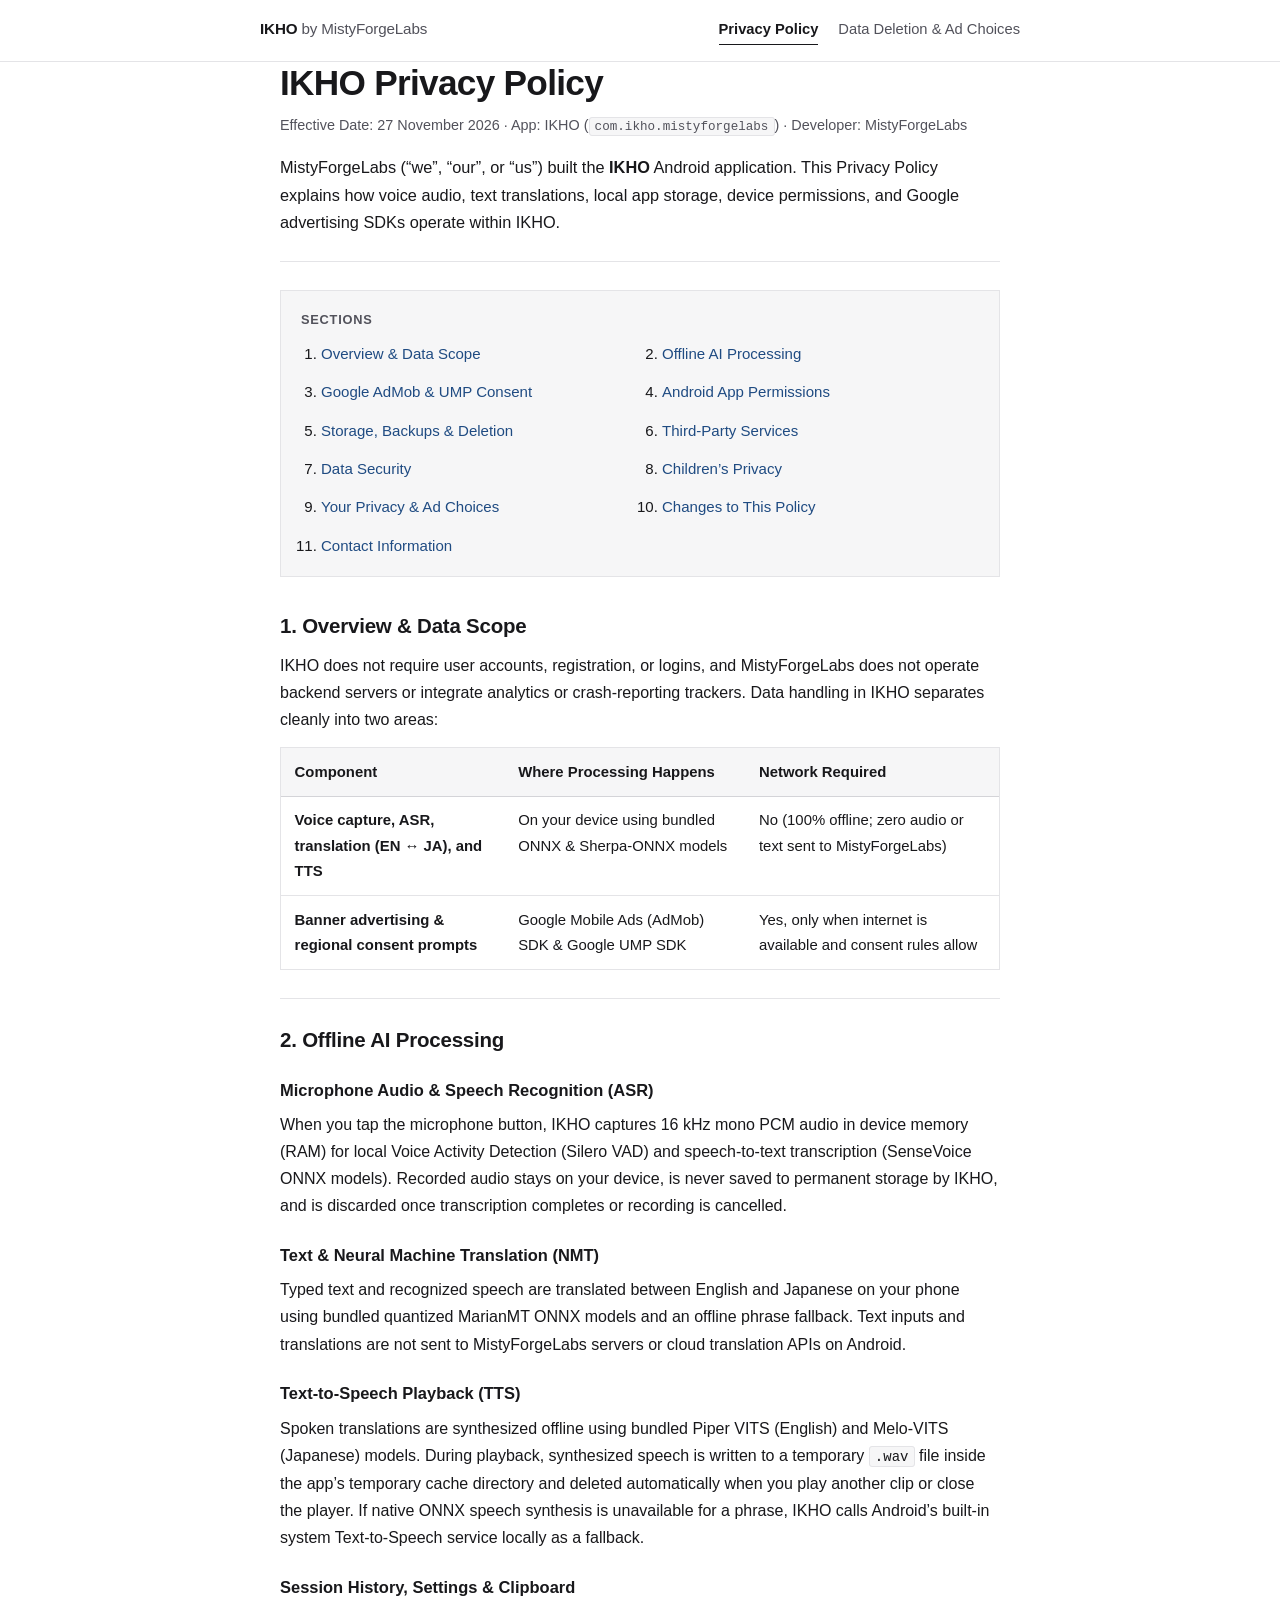
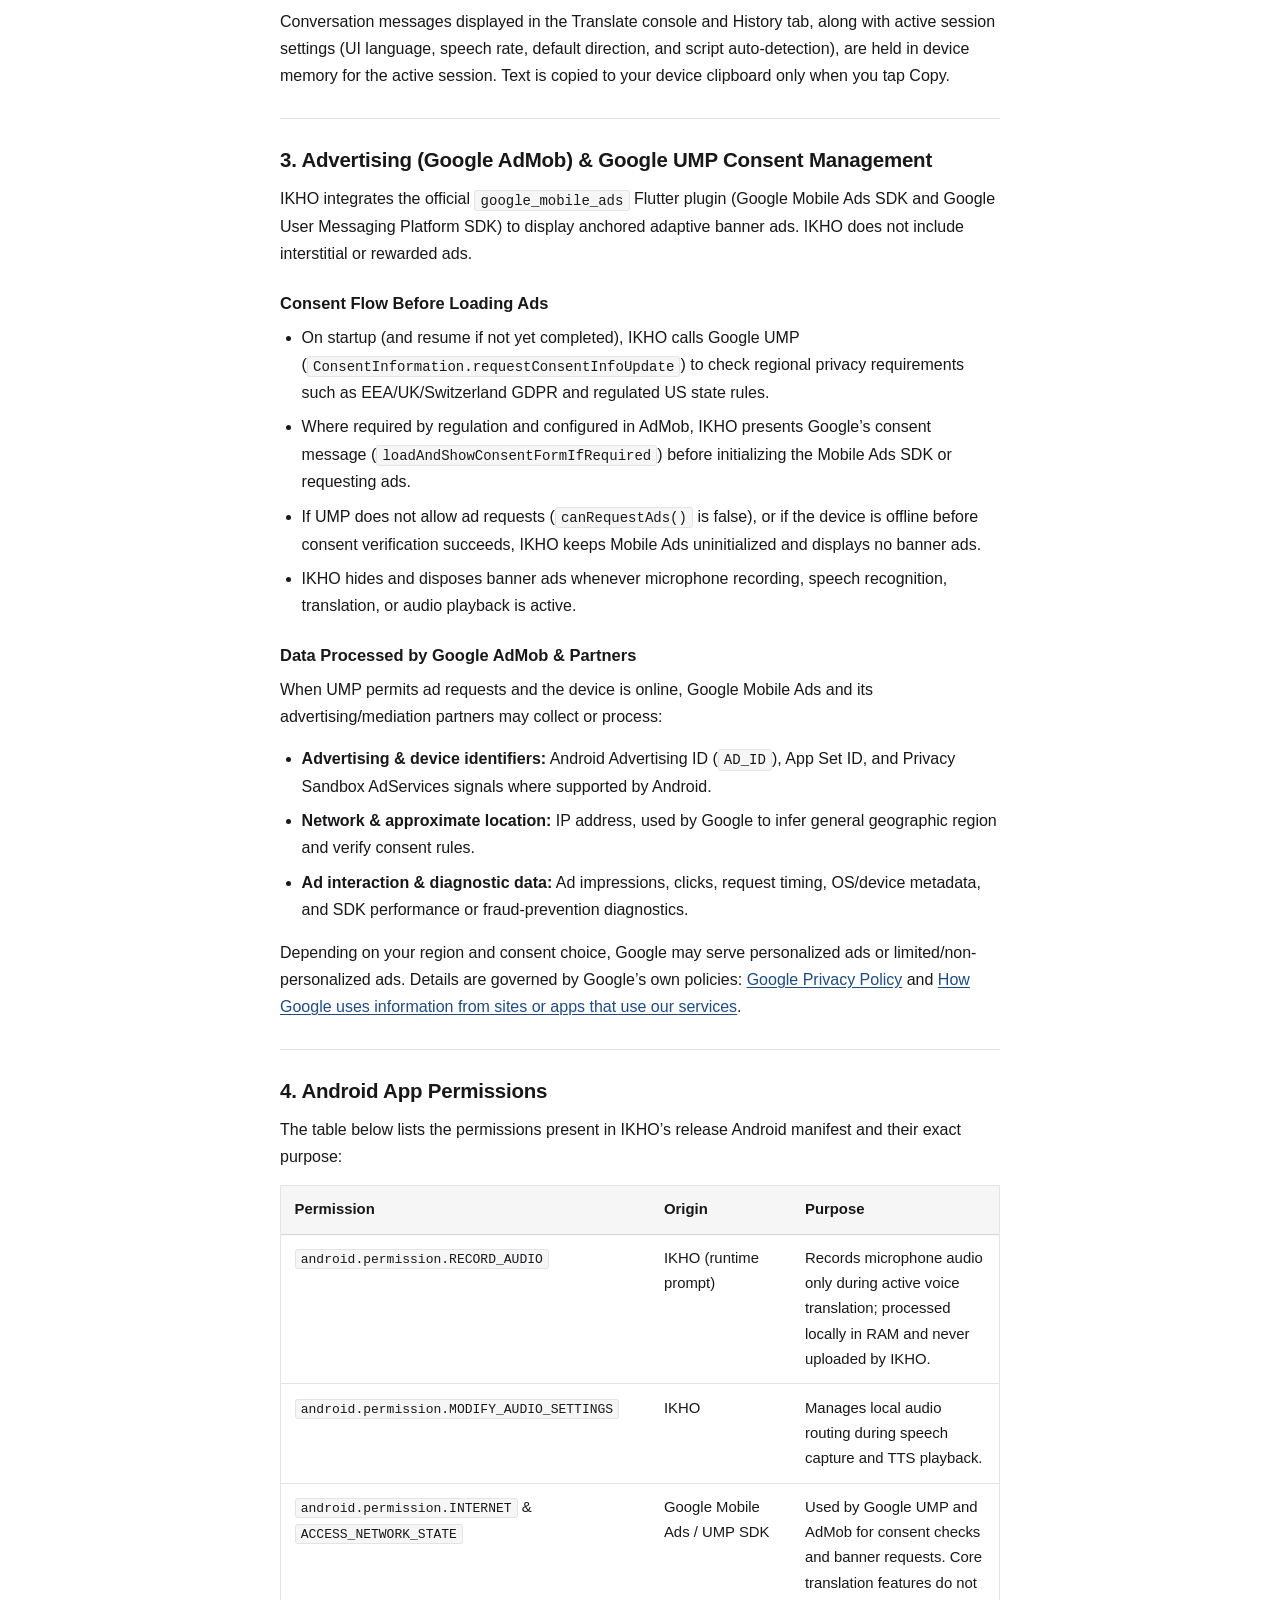
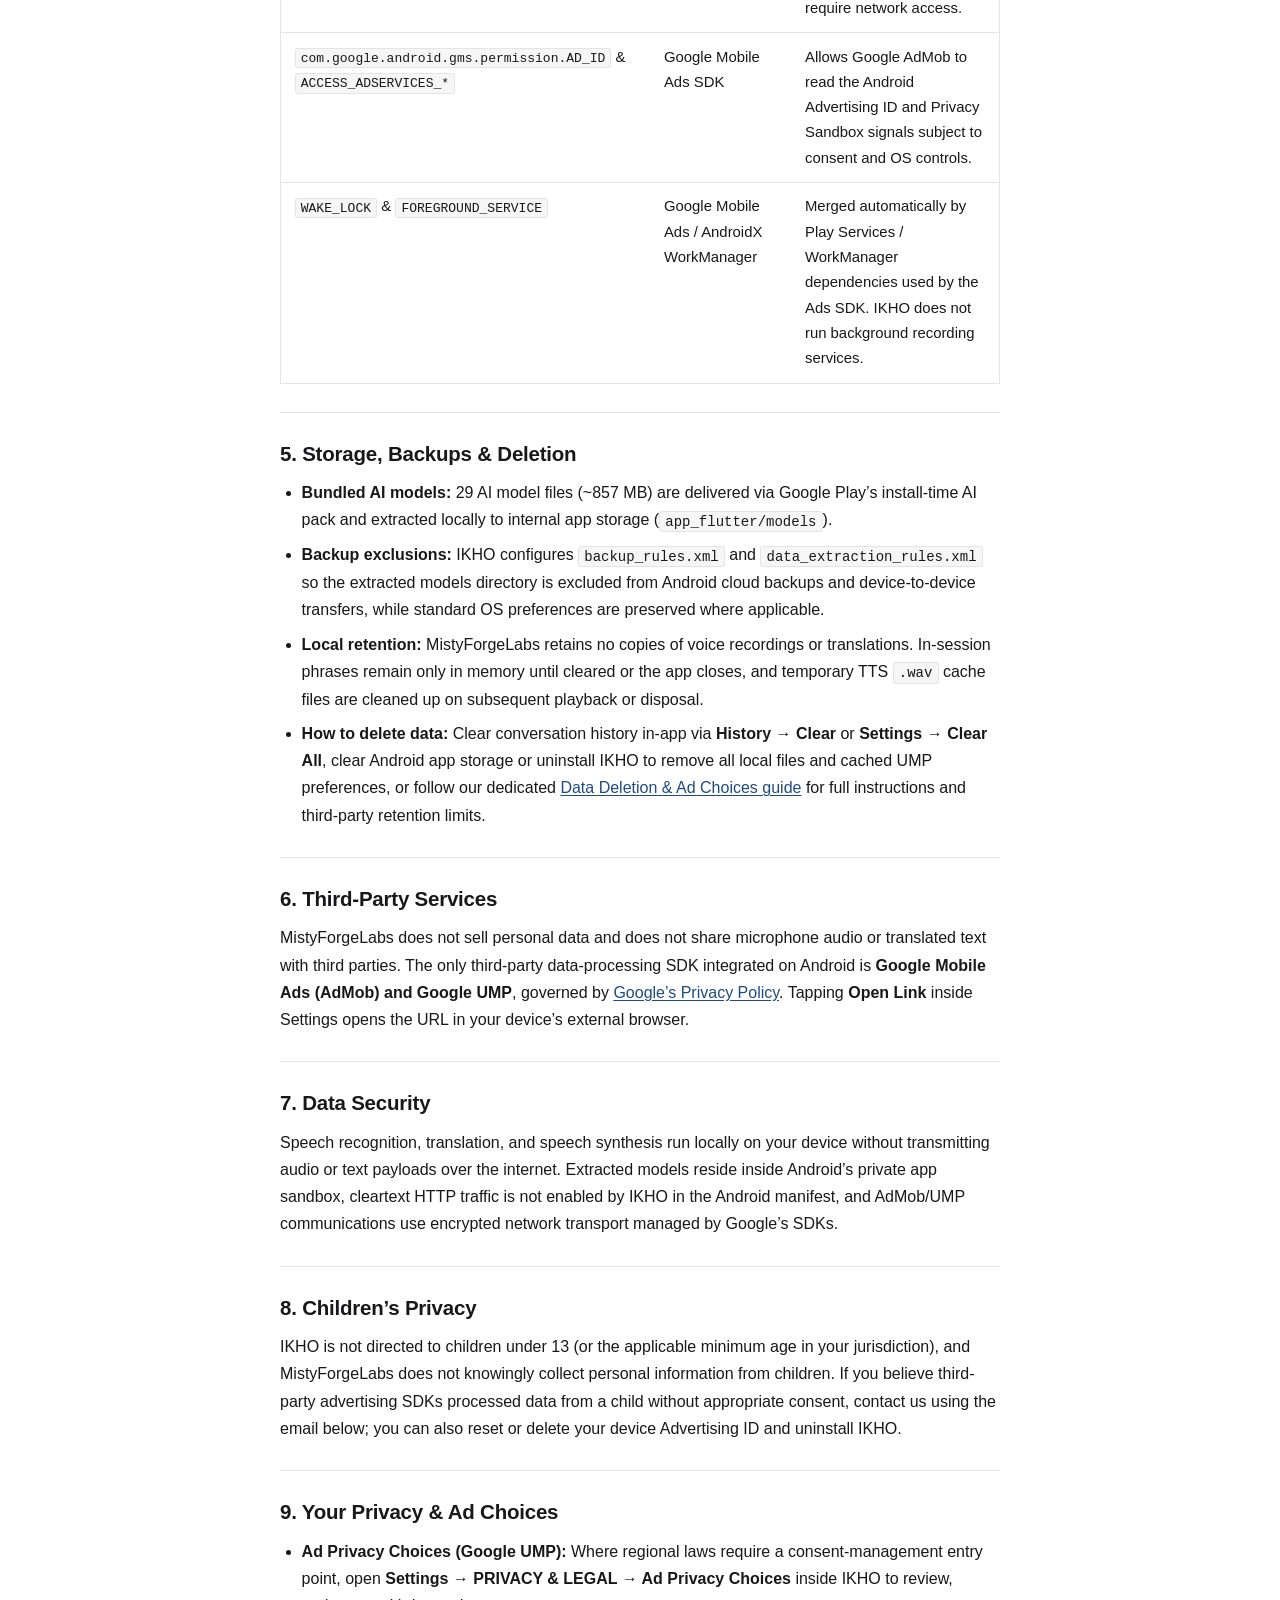
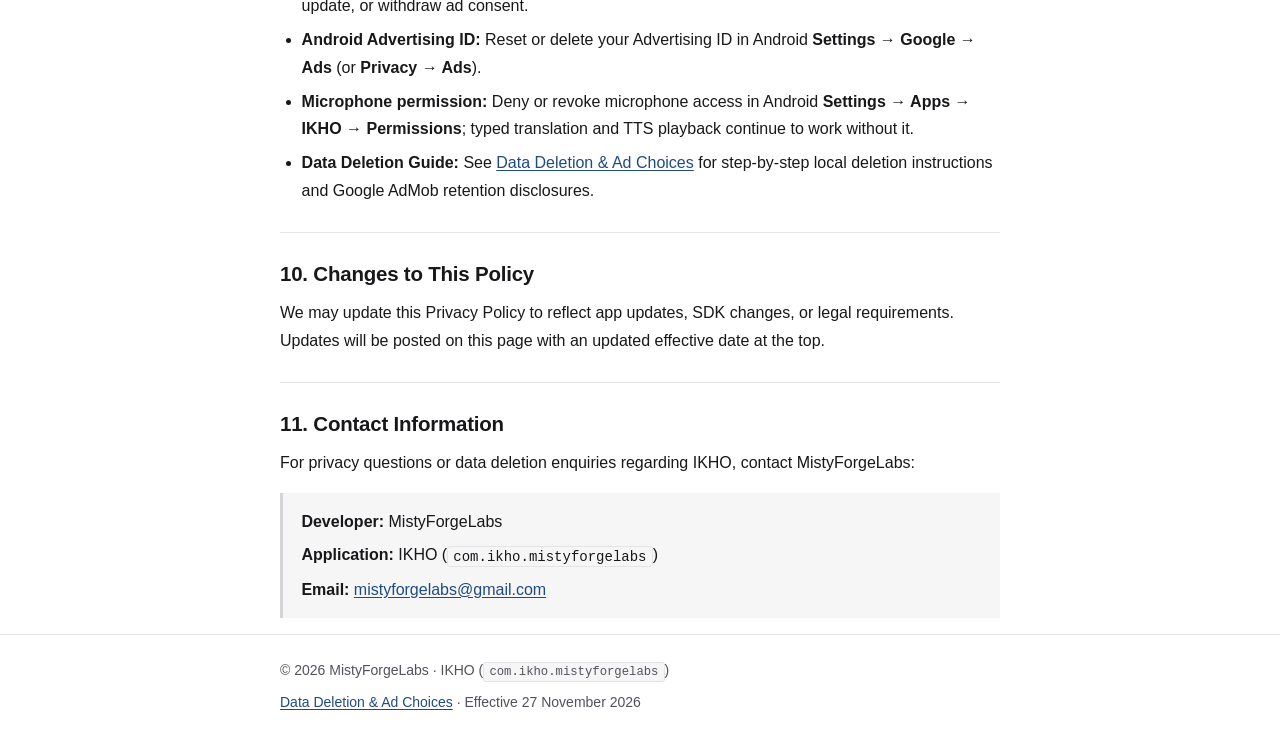
<file: index.html>
<!DOCTYPE html>
<html lang="en">

<head>
  <meta charset="UTF-8" />
  <meta name="viewport" content="width=device-width, initial-scale=1.0" />
  <meta name="description"
    content="Privacy Policy for IKHO (com.ikho.mistyforgelabs) by MistyForgeLabs — detailing on-device offline speech translation, Android permissions, Google AdMob advertising, and Google UMP consent management." />
  <title>Privacy Policy — IKHO by MistyForgeLabs</title>
  <link rel="stylesheet" href="styles.css" />
</head>

<body>
  <a class="skip-link" href="#main-content">Skip to content</a>

  <header class="top-bar">
    <div class="wrap top-bar-inner">
      <a class="site-id" href="index.html">IKHO <span>by MistyForgeLabs</span></a>
      <nav class="top-nav" aria-label="Legal pages">
        <a href="index.html" aria-current="page">Privacy Policy</a>
        <a href="data-deletion.html">Data Deletion &amp; Ad Choices</a>
      </nav>
    </div>
  </header>

  <main id="main-content" class="wrap">
    <header class="doc-header">
      <h1>IKHO Privacy Policy</h1>
      <p class="doc-meta">
        Effective Date: 27 November 2026 &middot; App: IKHO (<code>com.ikho.mistyforgelabs</code>) &middot; Developer: MistyForgeLabs
      </p>
      <p class="doc-intro">
        MistyForgeLabs (&ldquo;we&rdquo;, &ldquo;our&rdquo;, or &ldquo;us&rdquo;) built the <strong>IKHO</strong>
        Android application. This Privacy Policy explains how voice audio, text translations, local app storage,
        device permissions, and Google advertising SDKs operate within IKHO.
      </p>
    </header>

    <nav class="doc-index" aria-label="Table of contents">
      <p class="doc-index-title">Sections</p>
      <ol>
        <li><a href="#overview">Overview &amp; Data Scope</a></li>
        <li><a href="#offline-processing">Offline AI Processing</a></li>
        <li><a href="#advertising-ump">Google AdMob &amp; UMP Consent</a></li>
        <li><a href="#permissions">Android App Permissions</a></li>
        <li><a href="#retention-deletion">Storage, Backups &amp; Deletion</a></li>
        <li><a href="#third-parties">Third-Party Services</a></li>
        <li><a href="#security">Data Security</a></li>
        <li><a href="#children">Children&rsquo;s Privacy</a></li>
        <li><a href="#choices">Your Privacy &amp; Ad Choices</a></li>
        <li><a href="#changes">Changes to This Policy</a></li>
        <li><a href="#contact">Contact Information</a></li>
      </ol>
    </nav>

    <section id="overview">
      <h2>1. Overview &amp; Data Scope</h2>
      <p>
        IKHO does not require user accounts, registration, or logins, and MistyForgeLabs does not operate backend
        servers or integrate analytics or crash-reporting trackers. Data handling in IKHO separates cleanly into
        two areas:
      </p>
      <div class="table-wrap">
        <table>
          <thead>
            <tr>
              <th>Component</th>
              <th>Where Processing Happens</th>
              <th>Network Required</th>
            </tr>
          </thead>
          <tbody>
            <tr>
              <td><strong>Voice capture, ASR, translation (EN &harr; JA), and TTS</strong></td>
              <td>On your device using bundled ONNX &amp; Sherpa-ONNX models</td>
              <td>No (100% offline; zero audio or text sent to MistyForgeLabs)</td>
            </tr>
            <tr>
              <td><strong>Banner advertising &amp; regional consent prompts</strong></td>
              <td>Google Mobile Ads (AdMob) SDK &amp; Google UMP SDK</td>
              <td>Yes, only when internet is available and consent rules allow</td>
            </tr>
          </tbody>
        </table>
      </div>
    </section>

    <section id="offline-processing">
      <h2>2. Offline AI Processing</h2>

      <h3>Microphone Audio &amp; Speech Recognition (ASR)</h3>
      <p>
        When you tap the microphone button, IKHO captures 16&nbsp;kHz mono PCM audio in device memory (RAM) for
        local Voice Activity Detection (Silero VAD) and speech-to-text transcription (SenseVoice ONNX models).
        Recorded audio stays on your device, is never saved to permanent storage by IKHO, and is discarded once
        transcription completes or recording is cancelled.
      </p>

      <h3>Text &amp; Neural Machine Translation (NMT)</h3>
      <p>
        Typed text and recognized speech are translated between English and Japanese on your phone using bundled
        quantized MarianMT ONNX models and an offline phrase fallback. Text inputs and translations are not sent to
        MistyForgeLabs servers or cloud translation APIs on Android.
      </p>

      <h3>Text-to-Speech Playback (TTS)</h3>
      <p>
        Spoken translations are synthesized offline using bundled Piper VITS (English) and Melo-VITS (Japanese)
        models. During playback, synthesized speech is written to a temporary <code>.wav</code> file inside the
        app&rsquo;s temporary cache directory and deleted automatically when you play another clip or close the
        player. If native ONNX speech synthesis is unavailable for a phrase, IKHO calls Android&rsquo;s built-in
        system Text-to-Speech service locally as a fallback.
      </p>

      <h3>Session History, Settings &amp; Clipboard</h3>
      <p>
        Conversation messages displayed in the Translate console and History tab, along with active session
        settings (UI language, speech rate, default direction, and script auto-detection), are held in device
        memory for the active session. Text is copied to your device clipboard only when you tap Copy.
      </p>
    </section>

    <section id="advertising-ump">
      <h2>3. Advertising (Google AdMob) &amp; Google UMP Consent Management</h2>
      <p>
        IKHO integrates the official <code>google_mobile_ads</code> Flutter plugin (Google Mobile Ads SDK and
        Google User Messaging Platform SDK) to display anchored adaptive banner ads. IKHO does not include
        interstitial or rewarded ads.
      </p>

      <h3>Consent Flow Before Loading Ads</h3>
      <ul>
        <li>
          On startup (and resume if not yet completed), IKHO calls Google UMP
          (<code>ConsentInformation.requestConsentInfoUpdate</code>) to check regional privacy requirements such
          as EEA/UK/Switzerland GDPR and regulated US state rules.
        </li>
        <li>
          Where required by regulation and configured in AdMob, IKHO presents Google&rsquo;s consent message
          (<code>loadAndShowConsentFormIfRequired</code>) before initializing the Mobile Ads SDK or requesting ads.
        </li>
        <li>
          If UMP does not allow ad requests (<code>canRequestAds()</code> is false), or if the device is offline
          before consent verification succeeds, IKHO keeps Mobile Ads uninitialized and displays no banner ads.
        </li>
        <li>
          IKHO hides and disposes banner ads whenever microphone recording, speech recognition, translation, or
          audio playback is active.
        </li>
      </ul>

      <h3>Data Processed by Google AdMob &amp; Partners</h3>
      <p>
        When UMP permits ad requests and the device is online, Google Mobile Ads and its advertising/mediation
        partners may collect or process:
      </p>
      <ul>
        <li>
          <strong>Advertising &amp; device identifiers:</strong> Android Advertising ID (<code>AD_ID</code>), App Set
          ID, and Privacy Sandbox AdServices signals where supported by Android.
        </li>
        <li>
          <strong>Network &amp; approximate location:</strong> IP address, used by Google to infer general geographic
          region and verify consent rules.
        </li>
        <li>
          <strong>Ad interaction &amp; diagnostic data:</strong> Ad impressions, clicks, request timing, OS/device
          metadata, and SDK performance or fraud-prevention diagnostics.
        </li>
      </ul>
      <p>
        Depending on your region and consent choice, Google may serve personalized ads or limited/non-personalized
        ads. Details are governed by Google&rsquo;s own policies:
        <a href="https://policies.google.com/privacy" rel="noopener noreferrer" target="_blank">Google Privacy Policy</a>
        and
        <a href="https://policies.google.com/technologies/partner-sites" rel="noopener noreferrer" target="_blank">How Google uses information from sites or apps that use our services</a>.
      </p>
    </section>

    <section id="permissions">
      <h2>4. Android App Permissions</h2>
      <p>
        The table below lists the permissions present in IKHO&rsquo;s release Android manifest and their exact purpose:
      </p>
      <div class="table-wrap">
        <table>
          <thead>
            <tr>
              <th>Permission</th>
              <th>Origin</th>
              <th>Purpose</th>
            </tr>
          </thead>
          <tbody>
            <tr>
              <td><code>android.permission.RECORD_AUDIO</code></td>
              <td>IKHO (runtime prompt)</td>
              <td>Records microphone audio only during active voice translation; processed locally in RAM and never uploaded by IKHO.</td>
            </tr>
            <tr>
              <td><code>android.permission.MODIFY_AUDIO_SETTINGS</code></td>
              <td>IKHO</td>
              <td>Manages local audio routing during speech capture and TTS playback.</td>
            </tr>
            <tr>
              <td><code>android.permission.INTERNET</code> &amp; <code>ACCESS_NETWORK_STATE</code></td>
              <td>Google Mobile Ads / UMP SDK</td>
              <td>Used by Google UMP and AdMob for consent checks and banner requests. Core translation features do not require network access.</td>
            </tr>
            <tr>
              <td><code>com.google.android.gms.permission.AD_ID</code> &amp; <code>ACCESS_ADSERVICES_*</code></td>
              <td>Google Mobile Ads SDK</td>
              <td>Allows Google AdMob to read the Android Advertising ID and Privacy Sandbox signals subject to consent and OS controls.</td>
            </tr>
            <tr>
              <td><code>WAKE_LOCK</code> &amp; <code>FOREGROUND_SERVICE</code></td>
              <td>Google Mobile Ads / AndroidX WorkManager</td>
              <td>Merged automatically by Play Services / WorkManager dependencies used by the Ads SDK. IKHO does not run background recording services.</td>
            </tr>
          </tbody>
        </table>
      </div>
    </section>

    <section id="retention-deletion">
      <h2>5. Storage, Backups &amp; Deletion</h2>
      <ul>
        <li>
          <strong>Bundled AI models:</strong> 29 AI model files (~857&nbsp;MB) are delivered via Google Play&rsquo;s
          install-time AI pack and extracted locally to internal app storage (<code>app_flutter/models</code>).
        </li>
        <li>
          <strong>Backup exclusions:</strong> IKHO configures <code>backup_rules.xml</code> and
          <code>data_extraction_rules.xml</code> so the extracted models directory is excluded from Android cloud
          backups and device-to-device transfers, while standard OS preferences are preserved where applicable.
        </li>
        <li>
          <strong>Local retention:</strong> MistyForgeLabs retains no copies of voice recordings or translations.
          In-session phrases remain only in memory until cleared or the app closes, and temporary TTS
          <code>.wav</code> cache files are cleaned up on subsequent playback or disposal.
        </li>
        <li>
          <strong>How to delete data:</strong> Clear conversation history in-app via <strong>History &rarr; Clear</strong>
          or <strong>Settings &rarr; Clear All</strong>, clear Android app storage or uninstall IKHO to remove all
          local files and cached UMP preferences, or follow our dedicated
          <a href="data-deletion.html">Data Deletion &amp; Ad Choices guide</a> for full instructions and third-party
          retention limits.
        </li>
      </ul>
    </section>

    <section id="third-parties">
      <h2>6. Third-Party Services</h2>
      <p>
        MistyForgeLabs does not sell personal data and does not share microphone audio or translated text with third
        parties. The only third-party data-processing SDK integrated on Android is <strong>Google Mobile Ads (AdMob)
        and Google UMP</strong>, governed by
        <a href="https://policies.google.com/privacy" rel="noopener noreferrer" target="_blank">Google&rsquo;s Privacy Policy</a>.
        Tapping <strong>Open Link</strong> inside Settings opens the URL in your device&rsquo;s external browser.
      </p>
    </section>

    <section id="security">
      <h2>7. Data Security</h2>
      <p>
        Speech recognition, translation, and speech synthesis run locally on your device without transmitting audio
        or text payloads over the internet. Extracted models reside inside Android&rsquo;s private app sandbox,
        cleartext HTTP traffic is not enabled by IKHO in the Android manifest, and AdMob/UMP communications use
        encrypted network transport managed by Google&rsquo;s SDKs.
      </p>
    </section>

    <section id="children">
      <h2>8. Children&rsquo;s Privacy</h2>
      <p>
        IKHO is not directed to children under 13 (or the applicable minimum age in your jurisdiction), and
        MistyForgeLabs does not knowingly collect personal information from children. If you believe third-party
        advertising SDKs processed data from a child without appropriate consent, contact us using the email below;
        you can also reset or delete your device Advertising ID and uninstall IKHO.
      </p>
    </section>

    <section id="choices">
      <h2>9. Your Privacy &amp; Ad Choices</h2>
      <ul>
        <li>
          <strong>Ad Privacy Choices (Google UMP):</strong> Where regional laws require a consent-management entry
          point, open <strong>Settings &rarr; PRIVACY &amp; LEGAL &rarr; Ad Privacy Choices</strong> inside IKHO to
          review, update, or withdraw ad consent.
        </li>
        <li>
          <strong>Android Advertising ID:</strong> Reset or delete your Advertising ID in Android
          <strong>Settings &rarr; Google &rarr; Ads</strong> (or <strong>Privacy &rarr; Ads</strong>).
        </li>
        <li>
          <strong>Microphone permission:</strong> Deny or revoke microphone access in Android
          <strong>Settings &rarr; Apps &rarr; IKHO &rarr; Permissions</strong>; typed translation and TTS playback
          continue to work without it.
        </li>
        <li>
          <strong>Data Deletion Guide:</strong> See <a href="data-deletion.html">Data Deletion &amp; Ad Choices</a>
          for step-by-step local deletion instructions and Google AdMob retention disclosures.
        </li>
      </ul>
    </section>

    <section id="changes">
      <h2>10. Changes to This Policy</h2>
      <p>
        We may update this Privacy Policy to reflect app updates, SDK changes, or legal requirements. Updates will be
        posted on this page with an updated effective date at the top.
      </p>
    </section>

    <section id="contact">
      <h2>11. Contact Information</h2>
      <p>For privacy questions or data deletion enquiries regarding IKHO, contact MistyForgeLabs:</p>
      <div class="note-block">
        <p><strong>Developer:</strong> MistyForgeLabs</p>
        <p><strong>Application:</strong> IKHO (<code>com.ikho.mistyforgelabs</code>)</p>
        <p><strong>Email:</strong> <a href="mailto:mistyforgelabs@gmail.com">mistyforgelabs@gmail.com</a></p>
      </div>
    </section>
  </main>

  <footer class="site-footer">
    <div class="wrap footer-inner">
      <p>&copy; 2026 MistyForgeLabs &middot; IKHO (<code>com.ikho.mistyforgelabs</code>)</p>
      <p><a href="data-deletion.html">Data Deletion &amp; Ad Choices</a> &middot; Effective 27 November 2026</p>
    </div>
  </footer>
</body>

</html>
</file>
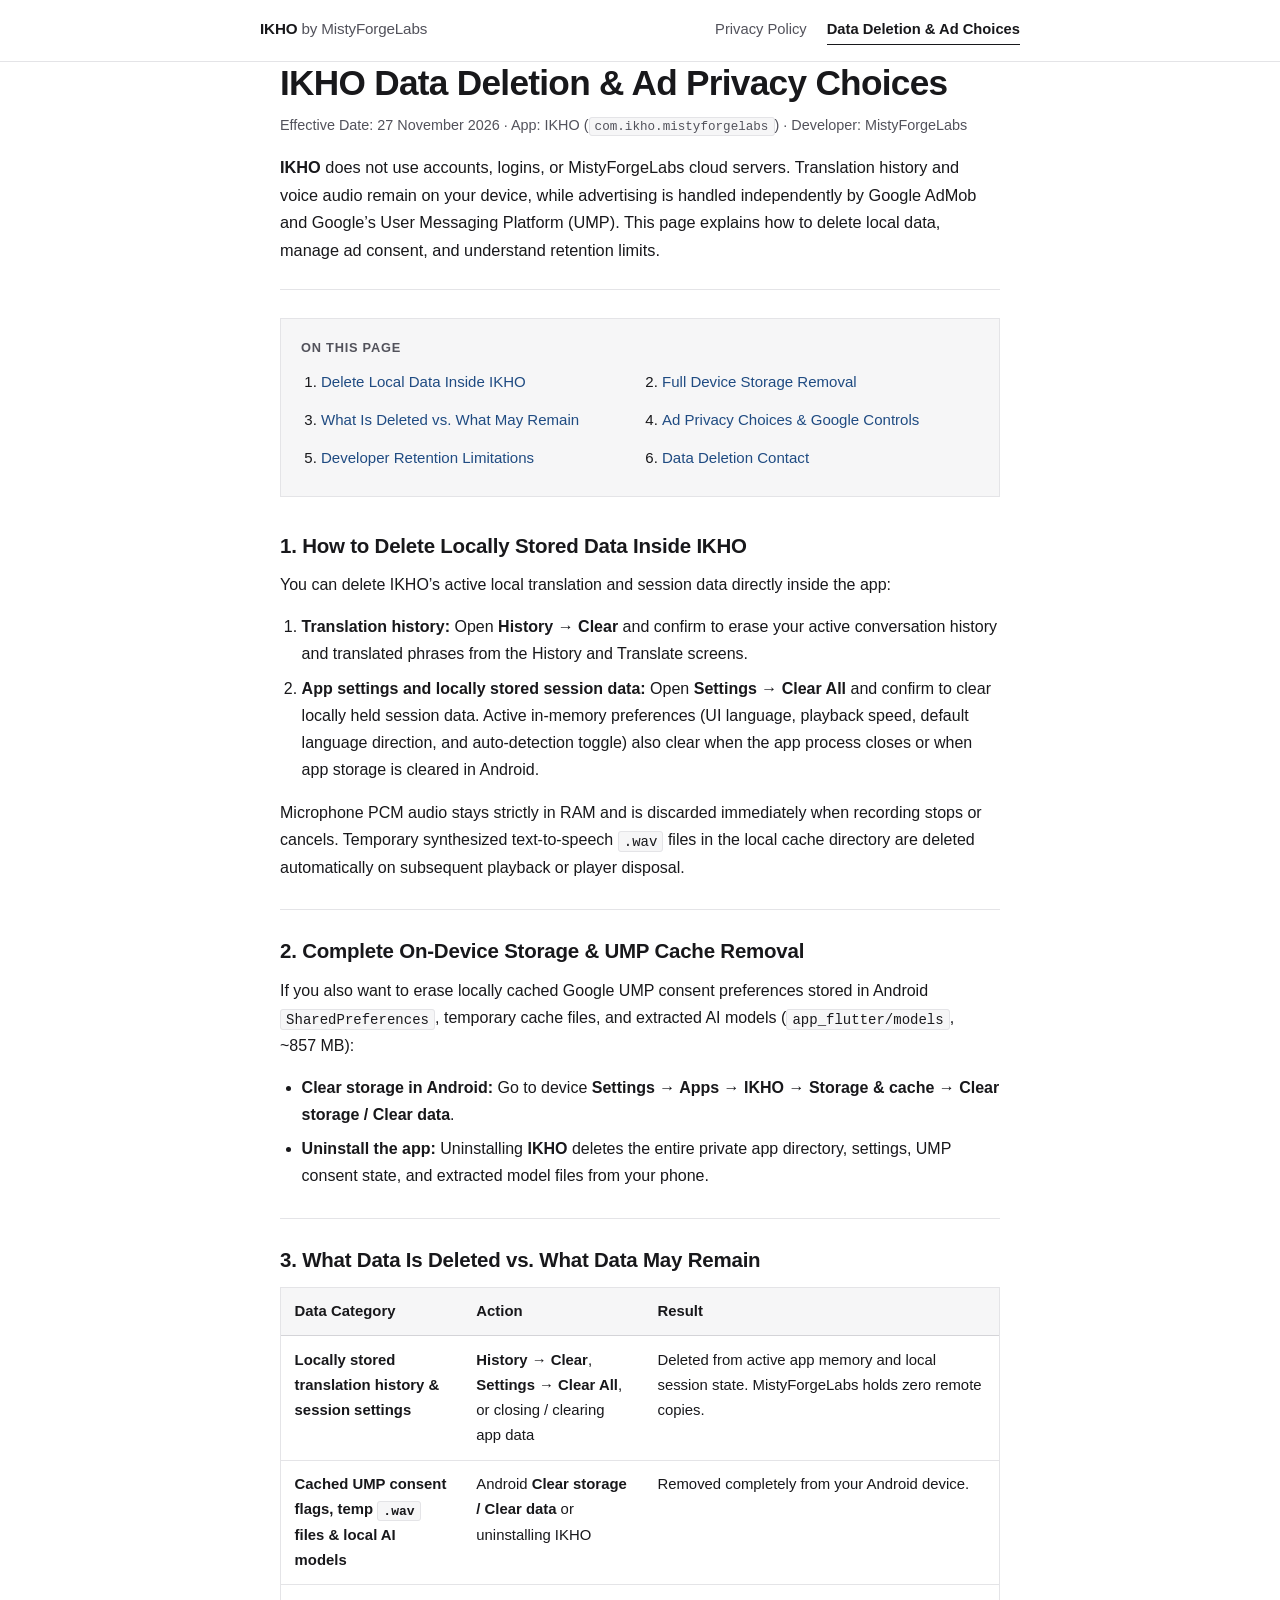
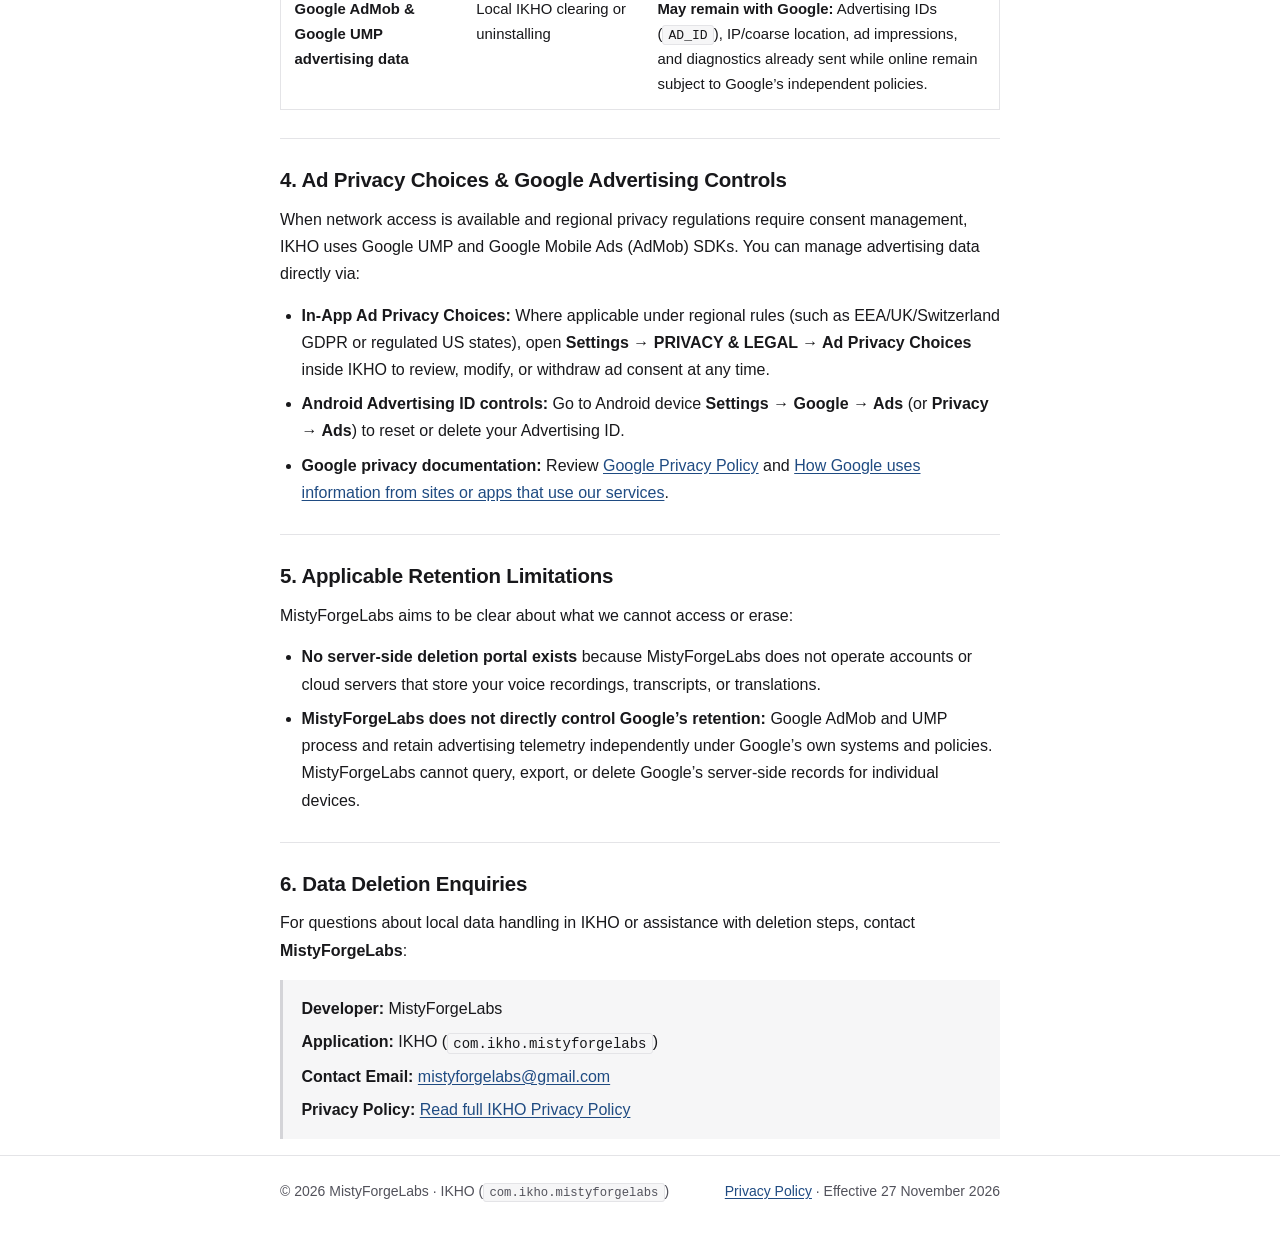
<file: data-deletion.html>
<!DOCTYPE html>
<html lang="en">

<head>
  <meta charset="UTF-8" />
  <meta name="viewport" content="width=device-width, initial-scale=1.0" />
  <meta name="description"
    content="Data Deletion Request and Ad Privacy Choices instructions for IKHO (com.ikho.mistyforgelabs) by MistyForgeLabs — how to clear local translation data, manage Google AdMob/UMP consent, and contact the developer." />
  <title>Data Deletion &amp; Ad Privacy Choices — IKHO by MistyForgeLabs</title>
  <link rel="stylesheet" href="styles.css" />
</head>

<body>
  <a class="skip-link" href="#main-content">Skip to content</a>

  <header class="top-bar">
    <div class="wrap top-bar-inner">
      <a class="site-id" href="index.html">IKHO <span>by MistyForgeLabs</span></a>
      <nav class="top-nav" aria-label="Legal pages">
        <a href="index.html">Privacy Policy</a>
        <a href="data-deletion.html" aria-current="page">Data Deletion &amp; Ad Choices</a>
      </nav>
    </div>
  </header>

  <main id="main-content" class="wrap">
    <header class="doc-header">
      <h1>IKHO Data Deletion &amp; Ad Privacy Choices</h1>
      <p class="doc-meta">
        Effective Date: 27 November 2026 &middot; App: IKHO (<code>com.ikho.mistyforgelabs</code>) &middot; Developer: MistyForgeLabs
      </p>
      <p class="doc-intro">
        <strong>IKHO</strong> does not use accounts, logins, or MistyForgeLabs cloud servers. Translation history
        and voice audio remain on your device, while advertising is handled independently by Google AdMob and
        Google&rsquo;s User Messaging Platform (UMP). This page explains how to delete local data, manage ad
        consent, and understand retention limits.
      </p>
    </header>

    <nav class="doc-index" aria-label="Table of contents">
      <p class="doc-index-title">On This Page</p>
      <ol>
        <li><a href="#delete-in-app">Delete Local Data Inside IKHO</a></li>
        <li><a href="#remove-device-data">Full Device Storage Removal</a></li>
        <li><a href="#deleted-vs-retained">What Is Deleted vs. What May Remain</a></li>
        <li><a href="#ad-privacy-choices">Ad Privacy Choices &amp; Google Controls</a></li>
        <li><a href="#retention-limits">Developer Retention Limitations</a></li>
        <li><a href="#contact">Data Deletion Contact</a></li>
      </ol>
    </nav>

    <section id="delete-in-app">
      <h2>1. How to Delete Locally Stored Data Inside IKHO</h2>
      <p>
        You can delete IKHO&rsquo;s active local translation and session data directly inside the app:
      </p>
      <ol class="steps">
        <li>
          <strong>Translation history:</strong> Open <strong>History &rarr; Clear</strong> and confirm to erase your
          active conversation history and translated phrases from the History and Translate screens.
        </li>
        <li>
          <strong>App settings and locally stored session data:</strong> Open <strong>Settings &rarr; Clear All</strong>
          and confirm to clear locally held session data. Active in-memory preferences (UI language, playback speed,
          default language direction, and auto-detection toggle) also clear when the app process closes or when app
          storage is cleared in Android.
        </li>
      </ol>
      <p>
        Microphone PCM audio stays strictly in RAM and is discarded immediately when recording stops or cancels.
        Temporary synthesized text-to-speech <code>.wav</code> files in the local cache directory are deleted
        automatically on subsequent playback or player disposal.
      </p>
    </section>

    <section id="remove-device-data">
      <h2>2. Complete On-Device Storage &amp; UMP Cache Removal</h2>
      <p>
        If you also want to erase locally cached Google UMP consent preferences stored in Android
        <code>SharedPreferences</code>, temporary cache files, and extracted AI models (<code>app_flutter/models</code>,
        ~857&nbsp;MB):
      </p>
      <ul>
        <li>
          <strong>Clear storage in Android:</strong> Go to device <strong>Settings &rarr; Apps &rarr; IKHO &rarr;
          Storage &amp; cache &rarr; Clear storage / Clear data</strong>.
        </li>
        <li>
          <strong>Uninstall the app:</strong> Uninstalling <strong>IKHO</strong> deletes the entire private app
          directory, settings, UMP consent state, and extracted model files from your phone.
        </li>
      </ul>
    </section>

    <section id="deleted-vs-retained">
      <h2>3. What Data Is Deleted vs. What Data May Remain</h2>
      <div class="table-wrap">
        <table>
          <thead>
            <tr>
              <th>Data Category</th>
              <th>Action</th>
              <th>Result</th>
            </tr>
          </thead>
          <tbody>
            <tr>
              <td><strong>Locally stored translation history &amp; session settings</strong></td>
              <td><strong>History &rarr; Clear</strong>, <strong>Settings &rarr; Clear All</strong>, or closing / clearing app data</td>
              <td>Deleted from active app memory and local session state. MistyForgeLabs holds zero remote copies.</td>
            </tr>
            <tr>
              <td><strong>Cached UMP consent flags, temp <code>.wav</code> files &amp; local AI models</strong></td>
              <td>Android <strong>Clear storage / Clear data</strong> or uninstalling IKHO</td>
              <td>Removed completely from your Android device.</td>
            </tr>
            <tr>
              <td><strong>Google AdMob &amp; Google UMP advertising data</strong></td>
              <td>Local IKHO clearing or uninstalling</td>
              <td><strong>May remain with Google:</strong> Advertising IDs (<code>AD_ID</code>), IP/coarse location, ad impressions, and diagnostics already sent while online remain subject to Google&rsquo;s independent policies.</td>
            </tr>
          </tbody>
        </table>
      </div>
    </section>

    <section id="ad-privacy-choices">
      <h2>4. Ad Privacy Choices &amp; Google Advertising Controls</h2>
      <p>
        When network access is available and regional privacy regulations require consent management, IKHO uses
        Google UMP and Google Mobile Ads (AdMob) SDKs. You can manage advertising data directly via:
      </p>
      <ul>
        <li>
          <strong>In-App Ad Privacy Choices:</strong> Where applicable under regional rules (such as EEA/UK/Switzerland
          GDPR or regulated US states), open <strong>Settings &rarr; PRIVACY &amp; LEGAL &rarr; Ad Privacy Choices</strong>
          inside IKHO to review, modify, or withdraw ad consent at any time.
        </li>
        <li>
          <strong>Android Advertising ID controls:</strong> Go to Android device
          <strong>Settings &rarr; Google &rarr; Ads</strong> (or <strong>Privacy &rarr; Ads</strong>) to reset or
          delete your Advertising ID.
        </li>
        <li>
          <strong>Google privacy documentation:</strong> Review
          <a href="https://policies.google.com/privacy" rel="noopener noreferrer" target="_blank">Google Privacy Policy</a>
          and
          <a href="https://policies.google.com/technologies/partner-sites" rel="noopener noreferrer" target="_blank">How Google uses information from sites or apps that use our services</a>.
        </li>
      </ul>
    </section>

    <section id="retention-limits">
      <h2>5. Applicable Retention Limitations</h2>
      <p>
        MistyForgeLabs aims to be clear about what we cannot access or erase:
      </p>
      <ul>
        <li>
          <strong>No server-side deletion portal exists</strong> because MistyForgeLabs does not operate accounts or
          cloud servers that store your voice recordings, transcripts, or translations.
        </li>
        <li>
          <strong>MistyForgeLabs does not directly control Google&rsquo;s retention:</strong> Google AdMob and UMP
          process and retain advertising telemetry independently under Google&rsquo;s own systems and policies.
          MistyForgeLabs cannot query, export, or delete Google&rsquo;s server-side records for individual devices.
        </li>
      </ul>
    </section>

    <section id="contact">
      <h2>6. Data Deletion Enquiries</h2>
      <p>
        For questions about local data handling in IKHO or assistance with deletion steps, contact
        <strong>MistyForgeLabs</strong>:
      </p>
      <div class="note-block">
        <p><strong>Developer:</strong> MistyForgeLabs</p>
        <p><strong>Application:</strong> IKHO (<code>com.ikho.mistyforgelabs</code>)</p>
        <p><strong>Contact Email:</strong> <a href="mailto:mistyforgelabs@gmail.com">mistyforgelabs@gmail.com</a></p>
        <p><strong>Privacy Policy:</strong> <a href="index.html">Read full IKHO Privacy Policy</a></p>
      </div>
    </section>
  </main>

  <footer class="site-footer">
    <div class="wrap footer-inner">
      <p>&copy; 2026 MistyForgeLabs &middot; IKHO (<code>com.ikho.mistyforgelabs</code>)</p>
      <p><a href="index.html">Privacy Policy</a> &middot; Effective 27 November 2026</p>
    </div>
  </footer>
</body>

</html>
</file>
<file: styles.css>
:root {
  --bg: #ffffff;
  --bg-subtle: #f6f6f7;
  --text: #18181b;
  --text-muted: #52525b;
  --border: #e4e4e7;
  --border-strong: #d4d4d8;
  --link: #1f4b82;
  --link-hover: #143257;
}

@media (prefers-color-scheme: dark) {
  :root {
    --bg: #121316;
    --bg-subtle: #1a1c20;
    --text: #e4e4e7;
    --text-muted: #a1a1aa;
    --border: #27272a;
    --border-strong: #3f3f46;
    --link: #8ab4f8;
    --link-hover: #aecbfa;
  }
}

*,
*::before,
*::after {
  box-sizing: border-box;
}

html {
  scroll-behavior: smooth;
}

body {
  margin: 0;
  background-color: var(--bg);
  color: var(--text);
  font-family: -apple-system, BlinkMacSystemFont, "Segoe UI", Roboto, "Helvetica Neue", Arial, sans-serif;
  font-size: 16px;
  line-height: 1.7;
  -webkit-font-smoothing: antialiased;
}

.skip-link {
  position: absolute;
  left: -9999px;
  top: 0;
  background: var(--text);
  color: var(--bg);
  padding: 0.5rem 0.9rem;
  font-size: 0.875rem;
  font-weight: 600;
  text-decoration: none;
  z-index: 100;
}

.skip-link:focus {
  left: 0.75rem;
  top: 0.75rem;
}

.wrap {
  width: 100%;
  max-width: 760px;
  margin: 0 auto;
  padding: 0 1.25rem;
}

.top-bar {
  border-bottom: 1px solid var(--border);
  background-color: var(--bg);
}

.top-bar-inner {
  display: flex;
  flex-wrap: wrap;
  align-items: baseline;
  justify-content: space-between;
  gap: 0.75rem 1.5rem;
  padding: 1rem 0;
}

.site-id {
  font-size: 0.95rem;
  font-weight: 600;
  color: var(--text);
  text-decoration: none;
  letter-spacing: -0.01em;
}

.site-id span {
  font-weight: 400;
  color: var(--text-muted);
}

.top-nav {
  display: flex;
  flex-wrap: wrap;
  gap: 1.25rem;
  font-size: 0.92rem;
}

.top-nav a {
  color: var(--text-muted);
  text-decoration: none;
  padding-bottom: 0.15rem;
  border-bottom: 1.5px solid transparent;
}

.top-nav a:hover,
.top-nav a:focus-visible {
  color: var(--text);
  border-bottom-color: var(--border-strong);
  outline: none;
}

.top-nav a[aria-current="page"] {
  color: var(--text);
  font-weight: 600;
  border-bottom-color: var(--text);
}

main {
  padding: 2.25rem 0 3.5rem;
}

.doc-header {
  padding-bottom: 1.5rem;
  border-bottom: 1px solid var(--border);
  margin-bottom: 1.75rem;
}

h1 {
  margin: 0 0 0.5rem;
  font-size: clamp(1.75rem, 3vw, 2.2rem);
  font-weight: 700;
  letter-spacing: -0.02em;
  line-height: 1.2;
}

.doc-meta {
  margin: 0 0 1rem;
  font-size: 0.9rem;
  color: var(--text-muted);
}

.doc-intro {
  margin: 0;
  font-size: 1.02rem;
  color: var(--text);
}

.doc-index {
  background-color: var(--bg-subtle);
  border: 1px solid var(--border);
  padding: 1.1rem 1.25rem;
  margin-bottom: 2.25rem;
}

.doc-index-title {
  margin: 0 0 0.65rem;
  font-size: 0.8rem;
  font-weight: 700;
  text-transform: uppercase;
  letter-spacing: 0.06em;
  color: var(--text-muted);
}

.doc-index ol {
  margin: 0;
  padding-left: 1.25rem;
  display: grid;
  grid-template-columns: 1fr;
  gap: 0.35rem 1.5rem;
  font-size: 0.94rem;
}

@media (min-width: 600px) {
  .doc-index ol {
    grid-template-columns: 1fr 1fr;
  }
}

.doc-index a {
  color: var(--link);
  text-decoration: none;
}

.doc-index a:hover,
.doc-index a:focus-visible {
  color: var(--link-hover);
  text-decoration: underline;
}

section {
  padding-top: 1.75rem;
  margin-top: 1.75rem;
  border-top: 1px solid var(--border);
  scroll-margin-top: 1rem;
}

section:first-of-type {
  padding-top: 0;
  margin-top: 0;
  border-top: none;
}

h2 {
  margin: 0 0 0.75rem;
  font-size: 1.28rem;
  font-weight: 650;
  letter-spacing: -0.01em;
  line-height: 1.3;
}

h3 {
  margin: 1.35rem 0 0.45rem;
  font-size: 1.03rem;
  font-weight: 600;
}

p {
  margin: 0 0 0.9rem;
}

p:last-child {
  margin-bottom: 0;
}

ul,
ol.steps {
  margin: 0 0 1rem;
  padding-left: 1.35rem;
}

li {
  margin-bottom: 0.45rem;
}

li:last-child {
  margin-bottom: 0;
}

a {
  color: var(--link);
  text-decoration: underline;
  text-underline-offset: 2px;
  word-break: break-word;
}

a:hover,
a:focus-visible {
  color: var(--link-hover);
}

code {
  font-family: ui-monospace, SFMono-Regular, Menlo, Consolas, "Liberation Mono", monospace;
  font-size: 0.875em;
  background-color: var(--bg-subtle);
  border: 1px solid var(--border);
  padding: 0.1rem 0.32rem;
  border-radius: 3px;
}

.table-wrap {
  width: 100%;
  overflow-x: auto;
  border: 1px solid var(--border);
  margin: 0.85rem 0 1rem;
}

table {
  width: 100%;
  border-collapse: collapse;
  font-size: 0.93rem;
  min-width: 520px;
}

th,
td {
  text-align: left;
  padding: 0.7rem 0.85rem;
  border-bottom: 1px solid var(--border);
  vertical-align: top;
}

th {
  background-color: var(--bg-subtle);
  font-weight: 600;
  border-bottom-color: var(--border-strong);
}

tr:last-child td {
  border-bottom: none;
}

.note-block {
  border-left: 3px solid var(--border-strong);
  background-color: var(--bg-subtle);
  padding: 0.95rem 1.15rem;
  margin: 1rem 0;
}

.note-block p {
  margin: 0 0 0.4rem;
}

.note-block p:last-child {
  margin-bottom: 0;
}

.site-footer {
  border-top: 1px solid var(--border);
  padding: 1.5rem 0 2.5rem;
  font-size: 0.875rem;
  color: var(--text-muted);
}

.footer-inner {
  display: flex;
  flex-wrap: wrap;
  justify-content: space-between;
  gap: 0.5rem 1.25rem;
}

.footer-inner p {
  margin: 0;
}

@media print {
  .top-bar,
  .doc-index,
  .skip-link {
    display: none;
  }

  main {
    padding: 0;
  }
}
</file>
